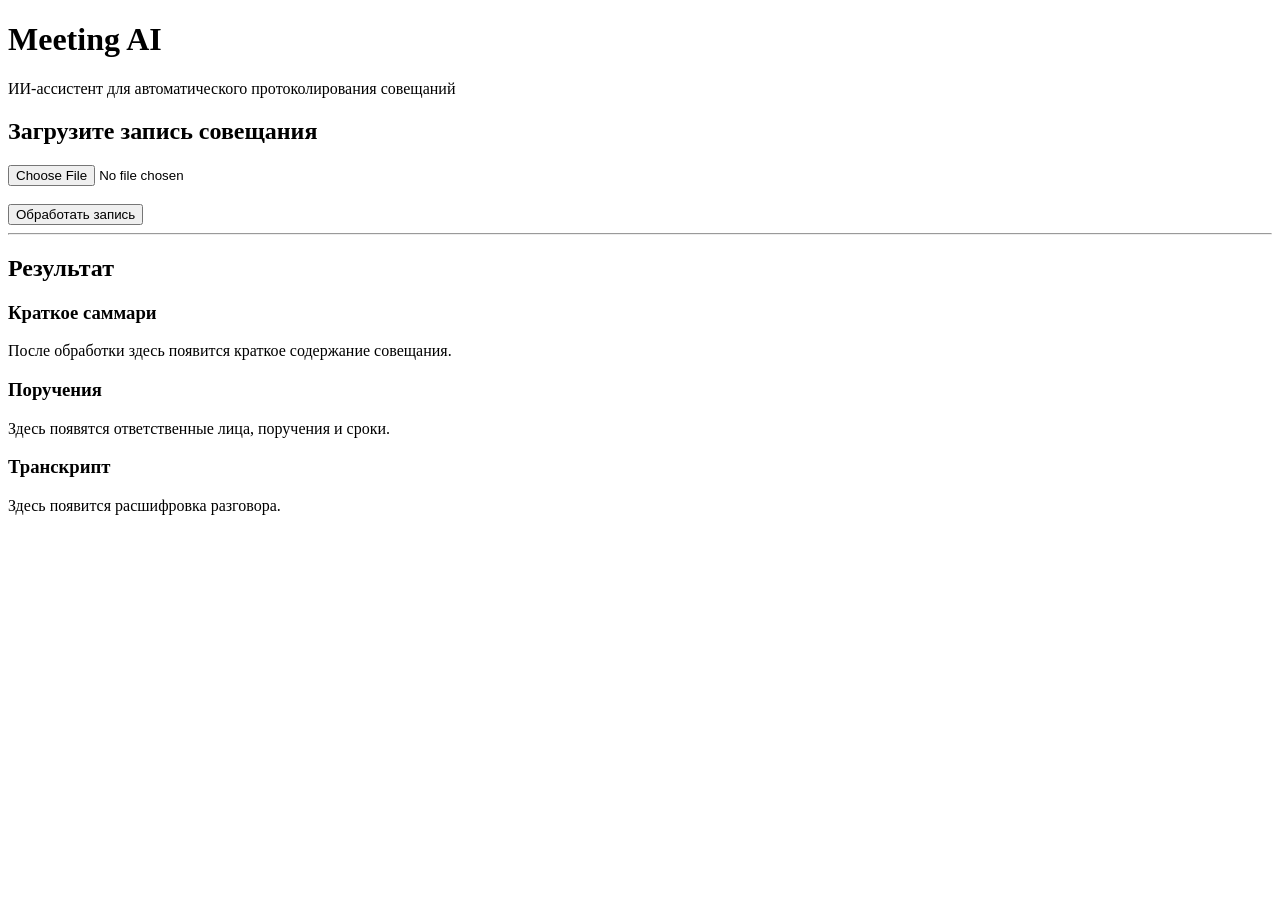
<file: index.html>
<!DOCTYPE html>
<html lang="ru">
<head>
    <meta charset="UTF-8">
    <meta name="viewport" content="width=device-width, initial-scale=1.0">
    <title>Meeting AI</title>
</head>

<body>
    <h1>Meeting AI</h1>
    <p>ИИ-ассистент для автоматического протоколирования совещаний</p>

    <h2>Загрузите запись совещания</h2>

    <input type="file" accept="audio/*,video/*">

    <br><br>

    <button>Обработать запись</button>

    <hr>

    <h2>Результат</h2>

    <h3>Краткое саммари</h3>
    <p>После обработки здесь появится краткое содержание совещания.</p>

    <h3>Поручения</h3>
    <p>Здесь появятся ответственные лица, поручения и сроки.</p>

    <h3>Транскрипт</h3>
    <p>Здесь появится расшифровка разговора.</p>
</body>
</html>
</file>
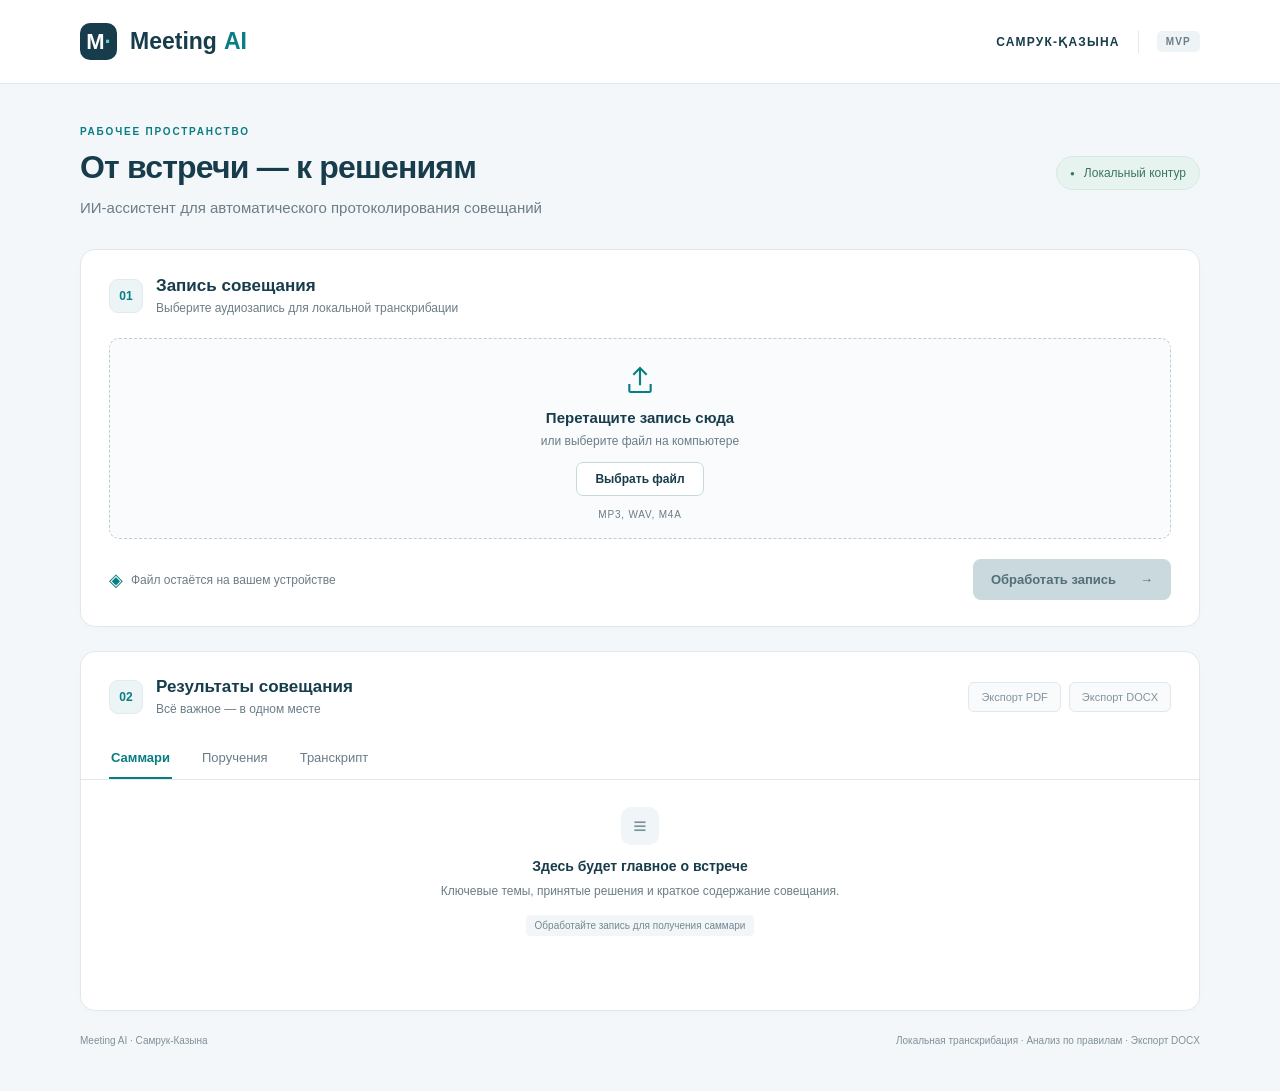
<file: templates/index.html>
<!DOCTYPE html>
<html lang="ru">
<head>
  <meta charset="UTF-8">
  <meta name="viewport" content="width=device-width, initial-scale=1.0">
  <meta name="color-scheme" content="light">
  <title>Meeting AI — Протоколирование совещаний</title>
  <link rel="stylesheet" href="/static/css/styles.css">
  <script src="/static/js/app.js" defer></script>
</head>
<body>
  <header class="header">
    <a class="brand" href="/" aria-label="Meeting AI — главная"><span class="brand-icon" aria-hidden="true">M<span>·</span></span>Meeting <span class="brand-ai">AI</span></a>
    <div class="organization">САМРУК-ҚАЗЫНА <span class="header-divider"></span><span class="badge">MVP</span></div>
  </header>
  <main>
    <div class="intro">
      <div><p class="eyebrow">РАБОЧЕЕ ПРОСТРАНСТВО</p><h1>От встречи — к решениям</h1><p class="subtitle">ИИ-ассистент для автоматического протоколирования совещаний</p></div>
      <span class="local-badge"><span aria-hidden="true">●</span> Локальный контур</span>
    </div>
    <section class="card upload-card" aria-labelledby="upload-heading">
      <div class="section-title"><span class="step">01</span><div><h2 id="upload-heading">Запись совещания</h2><p>Выберите аудиозапись для локальной транскрибации</p></div></div>
      <div id="drop-zone" class="drop-zone">
        <svg class="upload-icon" width="32" height="32" viewBox="0 0 24 24" fill="none" stroke="currentColor" stroke-width="1.6" aria-hidden="true"><path d="M12 16V3m-5 5 5-5 5 5M4 15v5a1 1 0 0 0 1 1h14a1 1 0 0 0 1-1v-5"/></svg>
        <h3>Перетащите запись сюда</h3><p>или выберите файл на компьютере</p>
        <label class="file-picker" for="recording">Выбрать файл<input id="recording" type="file" accept=".mp3,.wav,.m4a" aria-label="Выбрать запись совещания" aria-describedby="file-formats"></label>
        <p id="file-formats" class="formats">MP3, WAV, M4A</p>
      </div>
      <div id="selected-file" class="selected-file" hidden><span class="file-symbol" aria-hidden="true">♫</span><div><strong id="file-name"></strong><span id="file-size"></span></div><button id="remove-file" class="text-button" type="button" aria-label="Убрать выбранный файл">Убрать</button></div>
      <p id="file-error" class="error" role="alert" hidden></p>
      <div class="upload-footer"><p class="privacy-note"><span aria-hidden="true">◈</span> Файл остаётся на вашем устройстве</p><button id="process" class="primary-button" type="button" disabled>Обработать запись <span aria-hidden="true">→</span></button></div>
      <p id="processing-status" class="notice" role="status" hidden></p><button id="retry-analysis" class="text-button" type="button" hidden>Повторить анализ текста</button>
    </section>
    <section class="card results-card" aria-labelledby="results-heading">
      <div class="results-header"><div class="section-title"><span class="step">02</span><div><h2 id="results-heading">Результаты совещания</h2><p>Всё важное — в одном месте</p></div></div><div class="export-actions"><button type="button" disabled title="Экспорт PDF появится на следующем этапе">Экспорт PDF</button><button id="export-docx" type="button" disabled>Экспорт DOCX</button></div></div>
      <p id="diarization-status" class="analysis-note" role="status" hidden></p><p id="analysis-note" class="analysis-note" hidden></p><p id="export-status" class="analysis-note" role="status" hidden></p><div class="tabs" role="tablist" aria-label="Результаты совещания"><button id="tab-summary" role="tab" aria-selected="true" aria-controls="summary" tabindex="0">Саммари</button><button id="tab-tasks" role="tab" aria-selected="false" aria-controls="tasks" tabindex="-1">Поручения</button><button id="tab-transcript" role="tab" aria-selected="false" aria-controls="transcript" tabindex="-1">Транскрипт</button></div>
      <div id="summary" class="panel" role="tabpanel" aria-labelledby="tab-summary" tabindex="0"><div id="summary-empty" class="empty-state"><span class="empty-icon" aria-hidden="true">≡</span><h3>Здесь будет главное о встрече</h3><p>Ключевые темы, принятые решения и краткое содержание совещания.</p><span class="coming-soon">Обработайте запись для получения саммари</span></div><div id="summary-text" class="transcript-text" hidden></div></div>
      <div id="tasks" class="panel" role="tabpanel" aria-labelledby="tab-tasks" tabindex="0" hidden><div class="table-scroll"><table><caption class="sr-only">Поручения по итогам совещания</caption><thead><tr><th scope="col">Ответственный</th><th scope="col">Поручение</th><th scope="col">Срок</th><th scope="col">Статус</th></tr></thead><tbody id="tasks-body"><tr><td colspan="4" class="table-empty">Поручений пока нет. Здесь появятся задачи по итогам совещания.</td></tr></tbody></table></div></div>
      <div id="transcript" class="panel" role="tabpanel" aria-labelledby="tab-transcript" tabindex="0" hidden><div id="transcript-empty" class="empty-state"><span class="empty-icon" aria-hidden="true">“ ”</span><h3>Текст встречи появится здесь</h3><p>Место для полной расшифровки записи совещания.</p><span class="coming-soon">Загрузите запись и нажмите «Обработать запись»</span></div><div id="transcript-text" class="transcript-text" hidden></div></div>
    </section>
    <footer class="footer"><span>Meeting AI · Самрук-Казына</span><span>Локальная транскрибация · Анализ по правилам · Экспорт DOCX</span></footer>
  </main>
</body>
</html>
</file>
<file: static/css/styles.css>
:root{--navy:#173c4b;--teal:#087d83;--muted:#6b7d87;--border:#e0e8ec;--bg:#f4f7f9}
*{box-sizing:border-box}body{margin:0;background:var(--bg);color:var(--navy);font-family:Segoe UI,Arial,sans-serif;font-size:14px}button,input{font:inherit}button{cursor:pointer}button:disabled{cursor:not-allowed}button:focus-visible,a:focus-visible,[tabindex]:focus-visible,.file-picker:focus-within{outline:3px solid #239da5;outline-offset:4px}[hidden]{display:none!important}
.header{height:84px;padding:0 max(32px,calc((100% - 1120px)/2));display:flex;align-items:center;justify-content:space-between;background:#fff;border-bottom:1px solid var(--border);gap:20px}.brand{display:flex;align-items:center;gap:7px;text-decoration:none;color:var(--navy);font-size:23px;font-weight:700;white-space:nowrap}.brand-icon{background:var(--navy);color:white;width:37px;height:37px;border-radius:10px;display:flex;align-items:center;justify-content:center;font-size:22px;margin-right:6px}.brand-icon span{color:#64d4cc}.brand-ai{color:var(--teal)}.organization{display:flex;align-items:center;gap:18px;font-size:12px;font-weight:600;letter-spacing:1.2px}.header-divider{height:22px;width:1px;background:var(--border)}.badge{background:#eef3f6;color:var(--muted);padding:5px 9px;border-radius:5px;font-size:10px}
main{max-width:1184px;margin:auto;padding:42px 32px 20px}.intro{display:flex;align-items:center;justify-content:space-between;gap:24px;margin-bottom:29px}.eyebrow{font-size:10px;letter-spacing:1.8px;font-weight:700;color:var(--teal);margin:0 0 12px}h1{font-size:32px;letter-spacing:-.8px;margin:0 0 10px;font-weight:650}.subtitle{color:var(--muted);margin:0;font-size:15px;line-height:1.6}.local-badge{display:flex;gap:9px;align-items:center;white-space:nowrap;background:#e7f3ef;border:1px solid #d5eae2;color:#397663;border-radius:20px;font-size:12px;padding:9px 13px}.local-badge span{font-size:8px}.card{border:1px solid var(--border);border-radius:15px;background:#fff;box-shadow:0 3px 12px #183b4b03}.upload-card{padding:26px 28px;margin-bottom:24px}.section-title{display:flex;align-items:center;gap:13px}.step{background:#edf4f5;border:1px solid #e0ebed;width:34px;height:34px;flex-shrink:0;display:grid;place-items:center;border-radius:9px;color:var(--teal);font-size:12px;font-weight:600}h2{font-size:17px;font-weight:650;margin:0 0 5px}.section-title p{margin:0;color:var(--muted);font-size:12px}.drop-zone{margin-top:23px;border:1.5px dashed #bacfd5;border-radius:10px;text-align:center;background:#f9fbfc;padding:25px 18px 18px;transition:background .15s,border-color .15s}.drop-zone.drag-over{background:#e8f5f4;border-color:var(--teal)}.upload-icon{color:var(--teal);margin-bottom:10px}h3{font-weight:600;font-size:15px;margin:0 0 8px}.drop-zone p{font-size:12px;color:var(--muted);margin:0 0 14px}.file-picker{position:relative;display:inline-flex;overflow:hidden;align-items:center;justify-content:center;background:#fff;border:1px solid #c7d8dd;border-radius:7px;padding:9px 18px;font-size:12px;font-weight:600;cursor:pointer}.file-picker input{position:absolute;inset:0;width:100%;height:100%;opacity:0;cursor:pointer}.file-picker:hover{background:#eff7f7}.drop-zone .formats{font-size:10px;letter-spacing:.8px;margin:13px 0 0}.upload-footer{display:flex;align-items:center;justify-content:space-between;gap:18px;margin-top:20px}.privacy-note{font-size:12px;color:var(--muted);margin:0;display:flex;gap:8px;align-items:center}.privacy-note span{color:var(--teal);font-size:18px}.primary-button{border:0;border-radius:8px;background:var(--teal);color:white;padding:13px 18px;font-weight:600;font-size:13px;display:flex;gap:24px;align-items:center}.primary-button:hover:enabled{background:#06666b}.primary-button:disabled{background:#c9d9dd;color:#526e79}.selected-file{margin-top:14px;background:#eef6f6;border:1px solid #d7e8e8;border-radius:8px;padding:13px;display:flex;align-items:center;gap:12px}.selected-file>div{min-width:0;flex:1}.selected-file strong{display:block;overflow-wrap:anywhere;font-size:13px}.selected-file #file-size{display:block;margin-top:4px;font-size:11px;color:var(--muted)}.file-symbol{font-size:22px;color:var(--teal)}.text-button{background:transparent;border:0;color:var(--teal);font-size:12px;padding:8px}.error{color:#a22d36;font-size:13px}.notice{padding:13px 16px;background:#f1f6fa;border-left:3px solid #809eac;line-height:1.6;margin-bottom:0;font-size:13px}
.results-header{padding:25px 28px 22px;display:flex;justify-content:space-between;align-items:center;gap:20px}.export-actions{display:flex;gap:8px}.export-actions button{border:1px solid var(--border);border-radius:6px;padding:8px 12px;background:#f9fafb;color:#82939d;font-size:11px}.tabs{display:flex;gap:28px;padding:0 28px;border-bottom:1px solid var(--border)}.tabs button{border:0;border-bottom:2px solid transparent;background:none;color:var(--muted);padding:12px 2px;font-size:13px}.tabs button[aria-selected=true]{color:var(--teal);font-weight:600;border-bottom-color:var(--teal)}.panel{min-height:230px}.empty-state{text-align:center;padding:27px 20px 30px}.empty-icon{display:grid;place-items:center;margin:0 auto 13px;width:38px;height:38px;border-radius:10px;background:#f0f5f7;color:#78939e;font-size:23px}.empty-state h3{font-size:14px}.empty-state p{font-size:12px;color:var(--muted);line-height:1.6;margin:0 0 15px}.coming-soon{font-size:10px;background:#f3f6f8;color:#738892;border-radius:4px;padding:5px 9px}.table-scroll{overflow-x:auto;padding:20px 28px}table{border-collapse:collapse;width:100%;min-width:530px;text-align:left;font-size:12px}th{background:#f5f8fa;color:var(--muted);font-weight:600;padding:13px 15px}td{padding:14px 15px;border-bottom:1px solid var(--border)}.table-empty{text-align:center;height:123px;color:var(--muted);line-height:1.6}.footer{display:flex;justify-content:space-between;gap:20px;color:#80919a;font-size:10px;line-height:1.6;padding:22px 0}.sr-only{position:absolute;width:1px;height:1px;padding:0;overflow:hidden;clip:rect(0,0,0,0);white-space:nowrap;border:0}
@media(max-width:760px){.header{padding:0 20px;height:70px}.organization{font-size:9px;gap:10px}.organization .header-divider,.organization .badge{display:none}main{padding:28px 18px 16px}.intro{align-items:flex-start;flex-direction:column;gap:15px}h1{font-size:27px}.subtitle{font-size:14px}.upload-card{padding:20px}.results-header{padding:20px;align-items:flex-start;flex-direction:column;gap:16px}.tabs{padding:0 20px}.table-scroll{padding:16px}.footer{flex-direction:column;gap:5px}.upload-footer{align-items:stretch;flex-direction:column}.primary-button{justify-content:center}.privacy-note{font-size:11px}.brand{font-size:20px}}
.transcript-text{padding:24px 28px;white-space:pre-wrap;overflow-wrap:anywhere;line-height:1.8}
.analysis-note{margin:0 28px 16px;color:var(--muted);font-size:12px;line-height:1.6}.undetermined{color:#986121;font-weight:600}#tasks-body td{overflow-wrap:anywhere;vertical-align:top}#tasks-body td:nth-child(2){min-width:210px}#export-docx:enabled{color:var(--teal);background:#edf7f6;border-color:#b5d7d4;cursor:pointer}
.speaker-segment{padding:12px 0;border-bottom:1px solid var(--border)}.speaker-segment:first-child{padding-top:0}.speaker-segment:last-child{border-bottom:0}.speaker-label{font-size:12px;color:var(--teal)}.speaker-segment p{margin:6px 0 0;white-space:pre-wrap}
</file>
